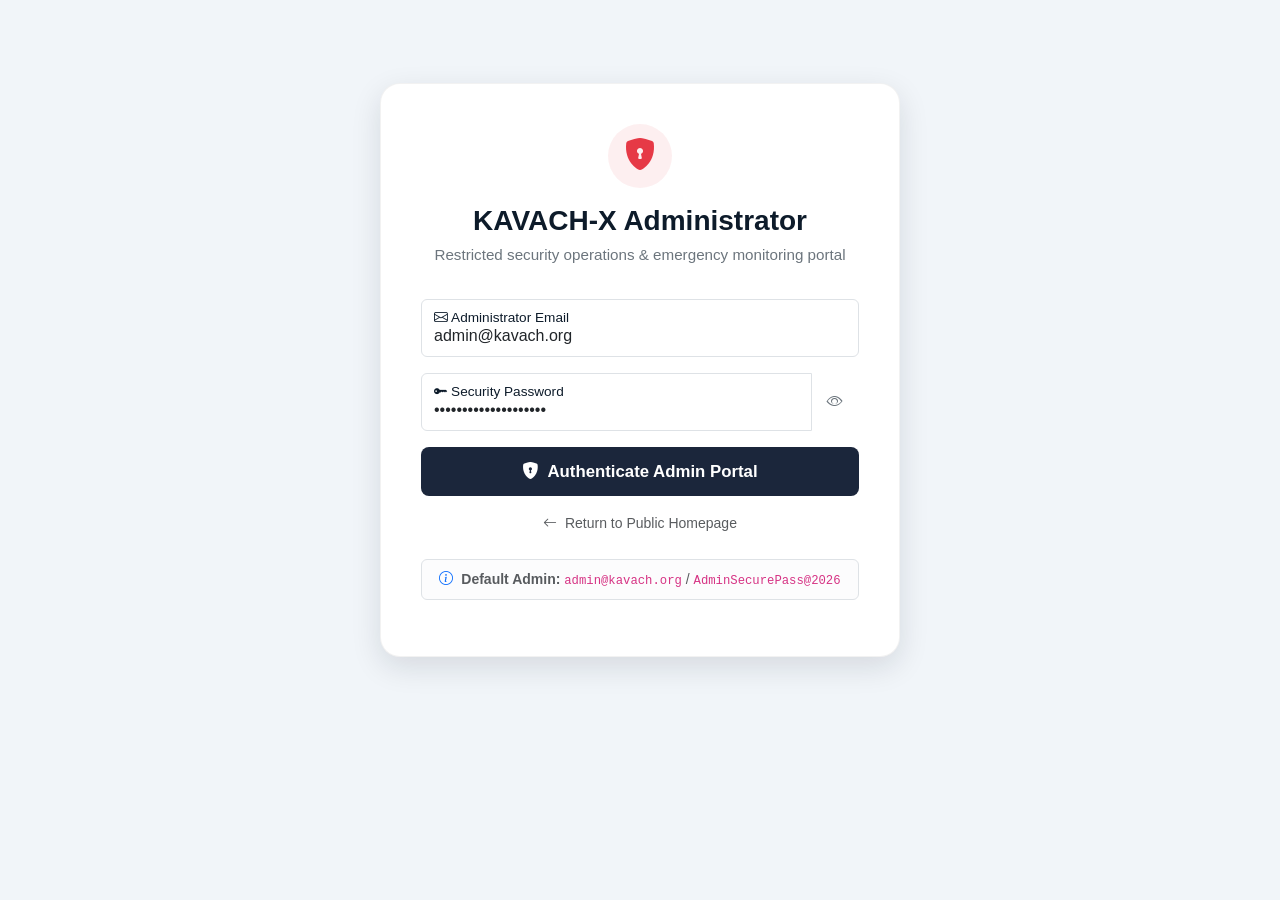
<file: admin.html>
<!DOCTYPE html>
<html lang="en">
<head>
  <meta charset="UTF-8">
  <meta name="viewport" content="width=device-width, initial-scale=1.0">
  <title>Admin Portal | KAVACH-X Emergency Response</title>

  <link href="https://cdn.jsdelivr.net/npm/bootstrap@5.3.3/dist/css/bootstrap.min.css" rel="stylesheet">
  <link href="https://cdn.jsdelivr.net/npm/bootstrap-icons@1.11.3/font/bootstrap-icons.min.css" rel="stylesheet">

  <link rel="stylesheet" href="css/styles.css">
  <link rel="stylesheet" href="css/auth.css">
  <link rel="stylesheet" href="css/admin.css">
</head>
<body style="background-color: #f1f5f9;">

  <!-- View 1: Admin Authentication Gate (Displayed when not signed in as admin) -->
  <div id="admin-login-view" class="auth-container">
    <div class="auth-card">
      <div class="auth-header">
        <div class="auth-icon-wrap admin-lock">
          <i class="bi bi-shield-lock-fill"></i>
        </div>
        <h3 class="auth-title">KAVACH-X Administrator</h3>
        <p class="auth-subtitle">Restricted security operations & emergency monitoring portal</p>
      </div>

      <form id="admin-login-form">
        <div class="form-floating mb-3">
          <input type="email" class="form-control" id="admin-email" placeholder="admin@kavach.org" value="admin@kavach.org" required>
          <label for="admin-email"><i class="bi bi-envelope me-1"></i>Administrator Email</label>
        </div>

        <div class="input-group mb-3">
          <div class="form-floating flex-grow-1">
            <input type="password" class="form-control" id="admin-password" placeholder="Password" value="AdminSecurePass@2026" required>
            <label for="admin-password"><i class="bi bi-key-fill me-1"></i>Security Password</label>
          </div>
          <button class="btn btn-outline-secondary password-toggle-btn px-3" type="button" data-target="admin-password">
            <i class="bi bi-eye"></i>
          </button>
        </div>

        <button type="submit" class="btn btn-navy w-100 btn-auth-submit mb-3">
          <i class="bi bi-shield-lock-fill me-2"></i>Authenticate Admin Portal
        </button>

        <div class="text-center small text-muted">
          <a href="index.html" class="text-decoration-none text-muted">
            <i class="bi bi-arrow-left me-1"></i> Return to Public Homepage
          </a>
        </div>

        <div class="alert alert-light border mt-4 p-2 small text-muted text-center">
          <i class="bi bi-info-circle me-1 text-primary"></i>
          <strong>Default Admin:</strong> <code>admin@kavach.org</code> / <code>AdminSecurePass@2026</code>
        </div>
      </form>
    </div>
  </div>

  <!-- View 2: Administrator Dashboard (Displayed when authenticated as admin) -->
  <div id="admin-dashboard-view" class="d-none">
    <!-- Admin Top Navbar -->
    <nav class="navbar navbar-dark bg-dark py-2 px-3 border-bottom border-secondary">
      <div class="container-fluid d-flex justify-content-between align-items-center">
        <div class="d-flex align-items-center gap-3">
          <a class="navbar-brand fw-bold mb-0 text-white" href="admin.html">
            <i class="bi bi-shield-shaded text-danger me-2"></i>KAVACH-X <span class="badge bg-danger ms-1">ADMIN HQ</span>
          </a>
          <span class="demo-session-badge" id="admin-demo-badge">Demo Mode Active</span>
        </div>
        <div class="d-flex align-items-center gap-2">
          <button class="btn btn-sm btn-outline-warning" id="btn-seed-demo-data">
            <i class="bi bi-database-fill-gear me-1"></i>Seed Demo Incidents
          </button>
          <button class="btn btn-sm btn-outline-light" id="btn-admin-refresh">
            <i class="bi bi-arrow-clockwise me-1"></i>Refresh
          </button>
          <a href="index.html" class="btn btn-sm btn-outline-secondary">
            <i class="bi bi-box-arrow-up-right me-1"></i>View Site
          </a>
          <button class="btn btn-sm btn-danger ms-2" id="admin-logout-btn">
            <i class="bi bi-box-arrow-right me-1"></i>Sign Out
          </button>
        </div>
      </div>
    </nav>

    <!-- Admin Main Content & Sidebar Layout -->
    <div class="admin-wrapper">
      <!-- Sidebar -->
      <aside class="admin-sidebar">
        <div>
          <div class="small fw-bold text-uppercase text-secondary px-3 mb-2 letter-spacing-1">Control Operations</div>
          <nav class="nav flex-column">
            <a href="#" class="admin-nav-item active" data-tab="overview">
              <i class="bi bi-speedometer2"></i> Dashboard Overview
            </a>
            <a href="#" class="admin-nav-item" data-tab="sos">
              <i class="bi bi-broadcast text-danger"></i> Emergency Incidents (SOS)
            </a>
            <a href="#" class="admin-nav-item" data-tab="users">
              <i class="bi bi-people"></i> Registered Users
            </a>
            <a href="#" class="admin-nav-item" data-tab="volunteers">
              <i class="bi bi-shield-heart text-success"></i> Volunteer Vetting
            </a>
            <a href="#" class="admin-nav-item" data-tab="recordings">
              <i class="bi bi-soundwave text-info"></i> Audio Evidence Vault
            </a>
          </nav>
        </div>

        <div class="p-3 bg-black bg-opacity-25 rounded-3 text-center small text-secondary">
          <i class="bi bi-lock-fill text-success me-1"></i> Role-Based Access Control Enforced
        </div>
      </aside>

      <!-- Main Admin Tab Views -->
      <main class="admin-content">
        <!-- Tab 1: Overview -->
        <div id="tab-pane-overview" class="admin-tab-pane">
          <div class="d-flex justify-content-between align-items-center mb-4">
            <div>
              <h3 class="fw-bold text-dark mb-1">Operational Security Overview</h3>
              <p class="text-muted small mb-0">High-level real-time emergency telemetry and user safety statistics.</p>
            </div>
          </div>

          <!-- Stat Cards Grid -->
          <div class="row g-3 mb-4">
            <div class="col-md-4 col-sm-6">
              <div class="admin-stat-card">
                <div>
                  <div class="stat-number" id="stat-total-users">0</div>
                  <div class="stat-label">Registered Users</div>
                </div>
                <div class="stat-icon bg-primary bg-opacity-10 text-primary">
                  <i class="bi bi-people-fill"></i>
                </div>
              </div>
            </div>

            <div class="col-md-4 col-sm-6">
              <div class="admin-stat-card">
                <div>
                  <div class="stat-number text-danger" id="stat-total-sos">0</div>
                  <div class="stat-label">Total SOS Attempts</div>
                </div>
                <div class="stat-icon bg-danger bg-opacity-10 text-danger">
                  <i class="bi bi-broadcast"></i>
                </div>
              </div>
            </div>

            <div class="col-md-4 col-sm-6">
              <div class="admin-stat-card">
                <div>
                  <div class="stat-number text-warning" id="stat-active-sos">0</div>
                  <div class="stat-label">Active Emergency Alerts</div>
                </div>
                <div class="stat-icon bg-warning bg-opacity-10 text-warning">
                  <i class="bi bi-exclamation-triangle-fill"></i>
                </div>
              </div>
            </div>

            <div class="col-md-4 col-sm-6">
              <div class="admin-stat-card">
                <div>
                  <div class="stat-number text-info" id="stat-total-recordings">0</div>
                  <div class="stat-label">Audio Evidence Clips</div>
                </div>
                <div class="stat-icon bg-info bg-opacity-10 text-info">
                  <i class="bi bi-mic-fill"></i>
                </div>
              </div>
            </div>

            <div class="col-md-4 col-sm-6">
              <div class="admin-stat-card">
                <div>
                  <div class="stat-number text-success" id="stat-total-volunteers">0</div>
                  <div class="stat-label">Community Volunteers</div>
                </div>
                <div class="stat-icon bg-success bg-opacity-10 text-success">
                  <i class="bi bi-shield-heart-fill"></i>
                </div>
              </div>
            </div>

            <div class="col-md-4 col-sm-6">
              <div class="admin-stat-card">
                <div>
                  <div class="stat-number text-secondary" id="stat-pending-volunteers">0</div>
                  <div class="stat-label">Pending Volunteer Reviews</div>
                </div>
                <div class="stat-icon bg-secondary bg-opacity-10 text-secondary">
                  <i class="bi bi-hourglass-split"></i>
                </div>
              </div>
            </div>
          </div>
        </div>

        <!-- Tab 2: SOS Emergency Incidents -->
        <div id="tab-pane-sos" class="admin-tab-pane d-none">
          <div class="d-flex justify-content-between align-items-center mb-3">
            <div>
              <h4 class="fw-bold text-dark mb-1">Emergency SOS Incidents</h4>
              <p class="text-muted small mb-0">Current local session distress events with live GPS coordinates.</p>
            </div>
          </div>

          <div class="card border-0 shadow-sm">
            <div class="table-responsive">
              <table class="table table-hover align-middle mb-0">
                <thead class="table-dark small text-uppercase">
                  <tr>
                    <th>ID</th>
                    <th>User / Origin</th>
                    <th>Location / GPS</th>
                    <th>Status</th>
                    <th>Type</th>
                    <th>Timestamp</th>
                    <th>Action</th>
                  </tr>
                </thead>
                <tbody id="admin-sos-table-body">
                  <!-- Populated by admin.js -->
                </tbody>
              </table>
            </div>
          </div>
        </div>

        <!-- Tab 3: Registered Users Directory -->
        <div id="tab-pane-users" class="admin-tab-pane d-none">
          <div class="d-flex justify-content-between align-items-center mb-3">
            <div>
              <h4 class="fw-bold text-dark mb-1">Registered Users Directory</h4>
              <p class="text-muted small mb-0">Auditing registered citizens, verified safety contacts and emergency metrics.</p>
            </div>
          </div>

          <div class="card border-0 shadow-sm">
            <div class="table-responsive">
              <table class="table table-hover align-middle mb-0">
                <thead class="table-dark small text-uppercase">
                  <tr>
                    <th>User ID</th>
                    <th>Full Name</th>
                    <th>Email</th>
                    <th>Phone</th>
                    <th>Contacts</th>
                    <th>SOS History</th>
                    <th>Joined</th>
                  </tr>
                </thead>
                <tbody id="admin-users-table-body">
                  <!-- Populated by admin.js -->
                </tbody>
              </table>
            </div>
          </div>
        </div>

        <!-- Tab 4: Volunteers Vetting -->
        <div id="tab-pane-volunteers" class="admin-tab-pane d-none">
          <div class="d-flex justify-content-between align-items-center mb-3">
            <div>
              <h4 class="fw-bold text-dark mb-1">Safety Volunteer Applications</h4>
              <p class="text-muted small mb-0">Vetting community volunteers before making them public on user dashboards.</p>
            </div>
          </div>

          <div class="card border-0 shadow-sm">
            <div class="table-responsive">
              <table class="table table-hover align-middle mb-0">
                <thead class="table-dark small text-uppercase">
                  <tr>
                    <th>ID</th>
                    <th>Volunteer Name</th>
                    <th>Phone</th>
                    <th>Assigned Area</th>
                    <th>Approval Status</th>
                    <th>Availability</th>
                    <th>Review Action</th>
                  </tr>
                </thead>
                <tbody id="admin-volunteers-table-body">
                  <!-- Populated by admin.js -->
                </tbody>
              </table>
            </div>
          </div>
        </div>

        <!-- Tab 5: Audio Evidence Repository -->
        <div id="tab-pane-recordings" class="admin-tab-pane d-none">
          <div class="d-flex justify-content-between align-items-center mb-3">
            <div>
              <h4 class="fw-bold text-dark mb-1">Audio Evidence Repository</h4>
              <p class="text-muted small mb-0">Authorized review and playback of emergency audio recordings.</p>
            </div>
          </div>

          <div class="card border-0 shadow-sm">
            <div class="table-responsive">
              <table class="table table-hover align-middle mb-0">
                <thead class="table-dark small text-uppercase">
                  <tr>
                    <th>ID</th>
                    <th>File Name</th>
                    <th>Duration</th>
                    <th>File Size</th>
                    <th>Recorded At</th>
                    <th>Playback Audio</th>
                  </tr>
                </thead>
                <tbody id="admin-recordings-table-body">
                  <!-- Populated by admin.js -->
                </tbody>
              </table>
            </div>
          </div>
        </div>
      </main>
    </div>
  </div>

  <script src="https://cdn.jsdelivr.net/npm/bootstrap@5.3.3/dist/js/bootstrap.bundle.min.js"></script>
  <script src="js/app.js"></script>
  <script src="js/admin.js"></script>
  <script>
    document.addEventListener("DOMContentLoaded", () => {
      if (KavachApp.isAuthenticated() && KavachApp.isAdmin()) {
        document.getElementById("admin-login-view")?.classList.add("d-none");
        document.getElementById("admin-dashboard-view")?.classList.remove("d-none");
      }
    });
  </script>
</body>
</html>
</file>
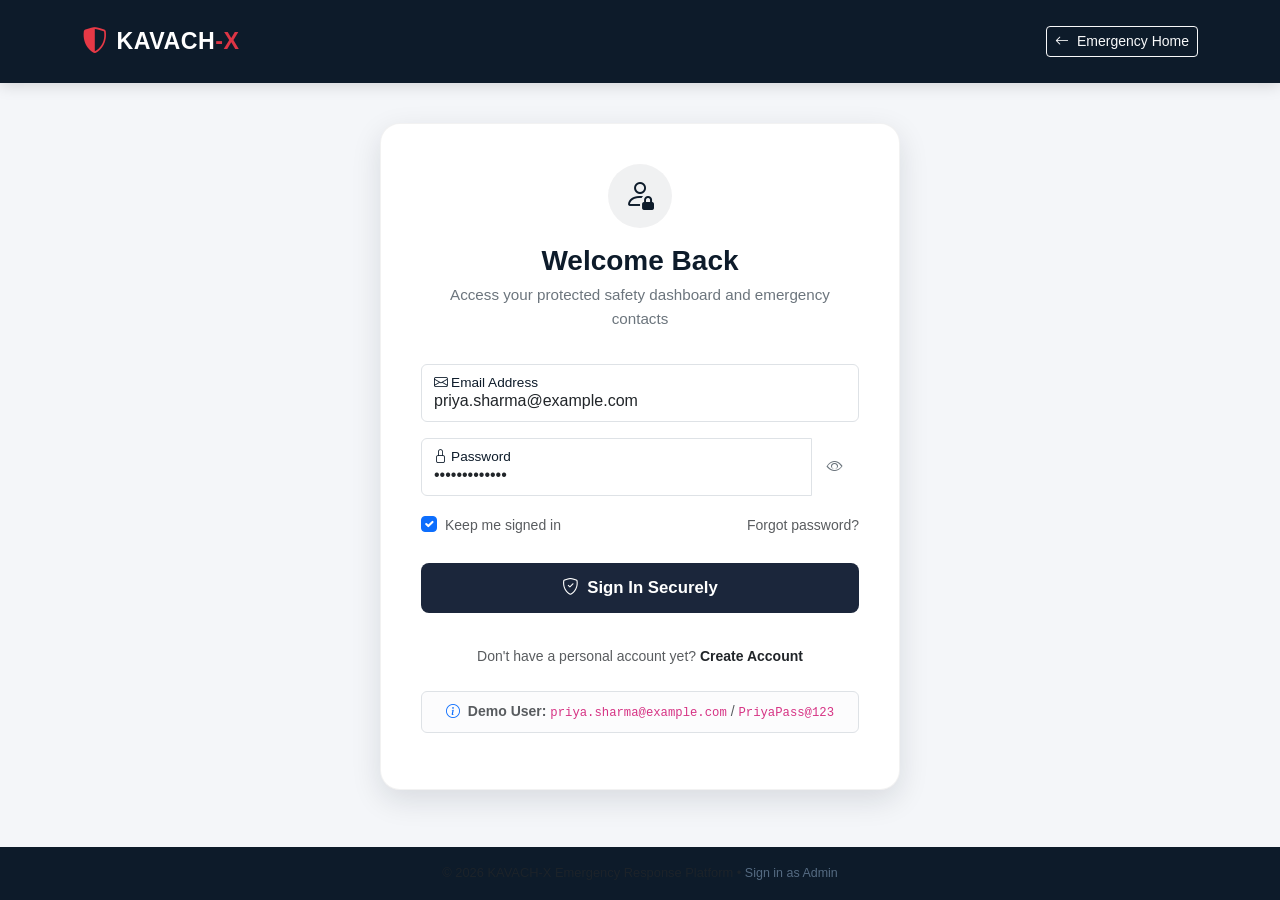
<file: login.html>
<!DOCTYPE html>
<html lang="en">
<head>
  <meta charset="UTF-8">
  <meta name="viewport" content="width=device-width, initial-scale=1.0">
  <title>Sign In | KAVACH-X Personal Safety</title>
  
  <link href="https://cdn.jsdelivr.net/npm/bootstrap@5.3.3/dist/css/bootstrap.min.css" rel="stylesheet">
  <link href="https://cdn.jsdelivr.net/npm/bootstrap-icons@1.11.3/font/bootstrap-icons.min.css" rel="stylesheet">

  <link rel="stylesheet" href="css/styles.css">
  <link rel="stylesheet" href="css/auth.css">
</head>
<body>

  <!-- Minimal Brand Navigation -->
  <nav class="navbar navbar-kavach py-3">
    <div class="container justify-content-between">
      <a class="navbar-brand" href="index.html">
        <i class="bi bi-shield-shaded brand-shield"></i>
        <span>KAVACH<span class="text-danger">-X</span></span>
      </a>
      <a href="index.html" class="btn btn-sm btn-outline-light">
        <i class="bi bi-arrow-left me-1"></i> Emergency Home
      </a>
    </div>
  </nav>

  <!-- Login Card Container -->
  <main class="auth-container">
    <div class="auth-card">
      <div class="auth-header">
        <div class="auth-icon-wrap">
          <i class="bi bi-person-lock"></i>
        </div>
        <h3 class="auth-title">Welcome Back</h3>
        <p class="auth-subtitle">Access your protected safety dashboard and emergency contacts</p>
      </div>

      <form id="login-form">
        <div class="form-floating mb-3">
          <input type="email" class="form-control" id="login-email" placeholder="name@example.com" value="priya.sharma@example.com" required>
          <label for="login-email"><i class="bi bi-envelope me-1"></i>Email Address</label>
        </div>

        <div class="input-group mb-3">
          <div class="form-floating flex-grow-1">
            <input type="password" class="form-control" id="login-password" placeholder="Password" value="PriyaPass@123" required>
            <label for="login-password"><i class="bi bi-lock me-1"></i>Password</label>
          </div>
          <button class="btn btn-outline-secondary password-toggle-btn px-3" type="button" data-target="login-password">
            <i class="bi bi-eye"></i>
          </button>
        </div>

        <div class="d-flex justify-content-between align-items-center mb-4">
          <div class="form-check">
            <input class="form-check-input" type="checkbox" id="remember-me" checked>
            <label class="form-check-label small text-muted" for="remember-me">Keep me signed in</label>
          </div>
          <a href="#" class="small text-decoration-none text-muted" onclick="KavachApp.showToast('Please contact administrator to reset password.', 'info')">Forgot password?</a>
        </div>

        <button type="submit" class="btn btn-navy w-100 btn-auth-submit mb-3">
          <i class="bi bi-shield-check me-2"></i>Sign In Securely
        </button>

        <div class="text-center small text-muted mt-3">
          Don't have a personal account yet? 
          <a href="register.html" class="fw-bold text-dark text-decoration-none">Create Account</a>
        </div>

        <!-- Quick Demo Credentials Callout -->
        <div class="alert alert-light border mt-4 p-2 small text-muted text-center">
          <i class="bi bi-info-circle me-1 text-primary"></i>
          <strong>Demo User:</strong> <code>priya.sharma@example.com</code> / <code>PriyaPass@123</code>
        </div>
      </form>
    </div>
  </main>

  <footer class="kavach-footer py-3 mt-auto">
    <div class="container text-center small text-muted">
      &copy; 2026 KAVACH-X Emergency Response Platform &bull; <a href="admin.html" class="admin-stealth-link">Sign in as Admin</a>
    </div>
  </footer>

  <script src="https://cdn.jsdelivr.net/npm/bootstrap@5.3.3/dist/js/bootstrap.bundle.min.js"></script>
  <script src="js/app.js"></script>
  <script src="js/auth.js"></script>
</body>
</html>
</file>
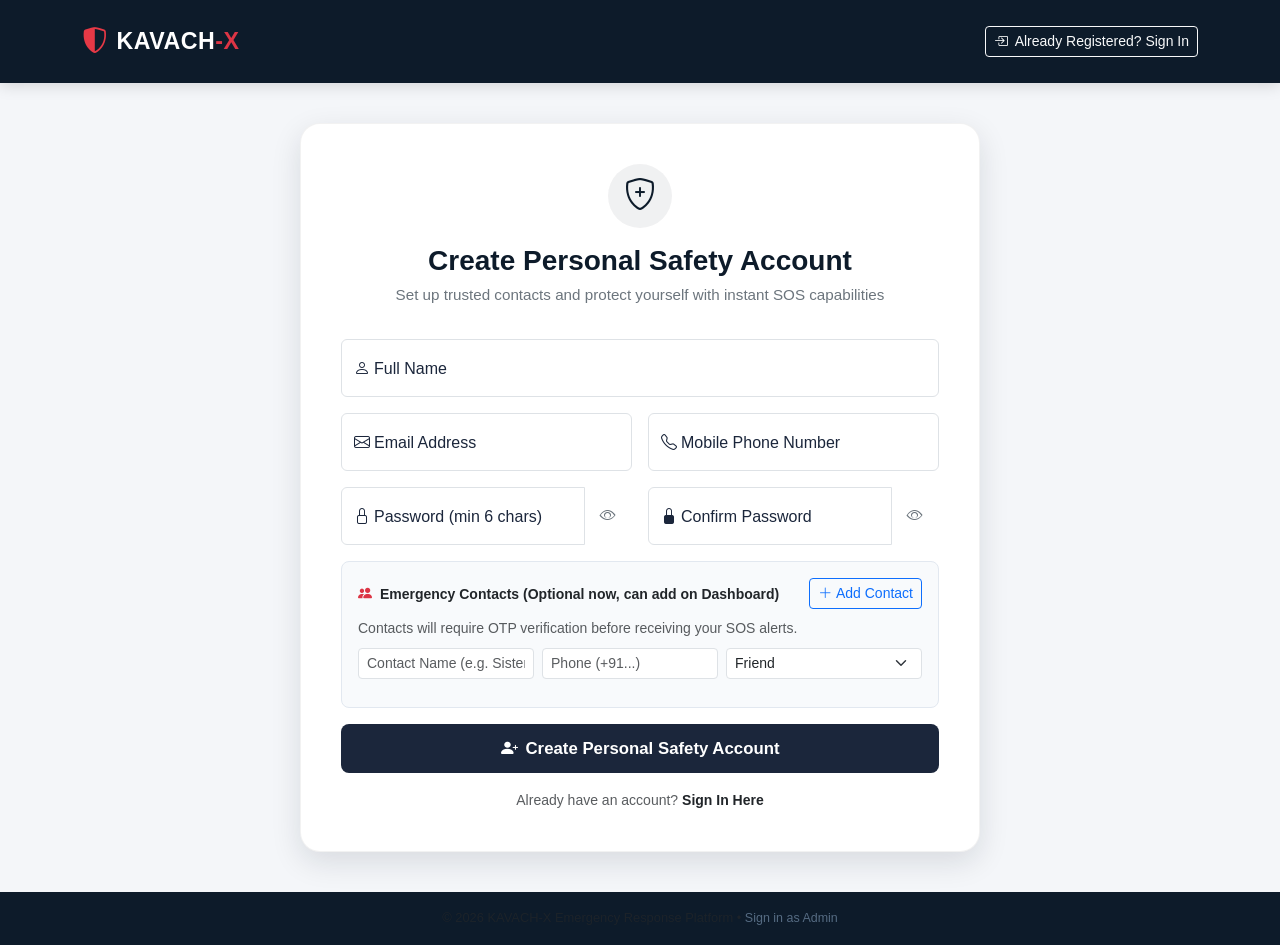
<file: register.html>
<!DOCTYPE html>
<html lang="en">
<head>
  <meta charset="UTF-8">
  <meta name="viewport" content="width=device-width, initial-scale=1.0">
  <title>Register | KAVACH-X Personal Safety</title>
  
  <link href="https://cdn.jsdelivr.net/npm/bootstrap@5.3.3/dist/css/bootstrap.min.css" rel="stylesheet">
  <link href="https://cdn.jsdelivr.net/npm/bootstrap-icons@1.11.3/font/bootstrap-icons.min.css" rel="stylesheet">

  <link rel="stylesheet" href="css/styles.css">
  <link rel="stylesheet" href="css/auth.css">
</head>
<body>

  <!-- Minimal Brand Navigation -->
  <nav class="navbar navbar-kavach py-3">
    <div class="container justify-content-between">
      <a class="navbar-brand" href="index.html">
        <i class="bi bi-shield-shaded brand-shield"></i>
        <span>KAVACH<span class="text-danger">-X</span></span>
      </a>
      <a href="login.html" class="btn btn-sm btn-outline-light">
        <i class="bi bi-box-arrow-in-right me-1"></i> Already Registered? Sign In
      </a>
    </div>
  </nav>

  <main class="auth-container">
    <div class="auth-card auth-card-wide">
      <div class="auth-header">
        <div class="auth-icon-wrap">
          <i class="bi bi-shield-plus"></i>
        </div>
        <h3 class="auth-title">Create Personal Safety Account</h3>
        <p class="auth-subtitle">Set up trusted contacts and protect yourself with instant SOS capabilities</p>
      </div>

      <form id="register-form">
        <div class="row g-3 mb-3">
          <div class="col-md-12">
            <div class="form-floating">
              <input type="text" class="form-control" id="reg-name" placeholder="Full Name" required minlength="2">
              <label for="reg-name"><i class="bi bi-person me-1"></i>Full Name</label>
            </div>
          </div>
          <div class="col-md-6">
            <div class="form-floating">
              <input type="email" class="form-control" id="reg-email" placeholder="name@example.com" required>
              <label for="reg-email"><i class="bi bi-envelope me-1"></i>Email Address</label>
            </div>
          </div>
          <div class="col-md-6">
            <div class="form-floating">
              <input type="tel" class="form-control" id="reg-phone" placeholder="+919876543210" required minlength="8">
              <label for="reg-phone"><i class="bi bi-telephone me-1"></i>Mobile Phone Number</label>
            </div>
          </div>
          <div class="col-md-6">
            <div class="input-group">
              <div class="form-floating flex-grow-1">
                <input type="password" class="form-control" id="reg-password" placeholder="Password" required minlength="6">
                <label for="reg-password"><i class="bi bi-lock me-1"></i>Password (min 6 chars)</label>
              </div>
              <button class="btn btn-outline-secondary password-toggle-btn px-3" type="button" data-target="reg-password">
                <i class="bi bi-eye"></i>
              </button>
            </div>
          </div>
          <div class="col-md-6">
            <div class="input-group">
              <div class="form-floating flex-grow-1">
                <input type="password" class="form-control" id="reg-confirm-password" placeholder="Confirm Password" required minlength="6">
                <label for="reg-confirm-password"><i class="bi bi-lock-fill me-1"></i>Confirm Password</label>
              </div>
              <button class="btn btn-outline-secondary password-toggle-btn px-3" type="button" data-target="reg-confirm-password">
                <i class="bi bi-eye"></i>
              </button>
            </div>
          </div>
        </div>

        <!-- Initial Emergency Contacts Section (Section 4 Requirement) -->
        <div class="contacts-repeater mb-3">
          <div class="d-flex justify-content-between align-items-center mb-2">
            <label class="form-label small fw-bold text-dark mb-0">
              <i class="bi bi-people-fill text-danger me-1"></i> Emergency Contacts (Optional now, can add on Dashboard)
            </label>
            <button type="button" class="btn btn-outline-primary btn-sm" id="btn-add-contact-row">
              <i class="bi bi-plus-lg me-1"></i>Add Contact
            </button>
          </div>
          <div class="small text-muted mb-2">Contacts will require OTP verification before receiving your SOS alerts.</div>
          <div id="register-contacts-container">
            <!-- Initial row -->
            <div class="contact-row-item">
              <input type="text" class="form-control form-control-sm reg-contact-name" placeholder="Contact Name (e.g. Sister)">
              <input type="tel" class="form-control form-control-sm reg-contact-phone" placeholder="Phone (+91...)">
              <select class="form-select form-select-sm reg-contact-rel">
                <option value="Parent">Parent</option>
                <option value="Sibling">Sibling</option>
                <option value="Friend" selected>Friend</option>
                <option value="Spouse">Spouse</option>
                <option value="Other">Other</option>
              </select>
            </div>
          </div>
        </div>

        <button type="submit" class="btn btn-navy w-100 btn-auth-submit mb-3">
          <i class="bi bi-person-plus-fill me-2"></i>Create Personal Safety Account
        </button>

        <div class="text-center small text-muted">
          Already have an account? 
          <a href="login.html" class="fw-bold text-dark text-decoration-none">Sign In Here</a>
        </div>
      </form>
    </div>
  </main>

  <footer class="kavach-footer py-3 mt-auto">
    <div class="container text-center small text-muted">
      &copy; 2026 KAVACH-X Emergency Response Platform &bull; <a href="admin.html" class="admin-stealth-link">Sign in as Admin</a>
    </div>
  </footer>

  <script src="https://cdn.jsdelivr.net/npm/bootstrap@5.3.3/dist/js/bootstrap.bundle.min.js"></script>
  <script src="js/app.js"></script>
  <script src="js/auth.js"></script>
</body>
</html>
</file>
<file: css/styles.css>
/* ==============================================================================
   KAVACH-X V2 DESIGN SYSTEM & CORE STYLES
   ============================================================================== */

:root {
  --primary-navy: #0d1b2a;
  --secondary-navy: #1b263b;
  --accent-blue: #415a77;
  --light-blue: #778da9;
  --off-white: #f8f9fa;
  --surface-white: #ffffff;
  --text-dark: #1b263b;
  --text-muted: #6c757d;
  
  /* Emergency Red strictly for urgent safety actions */
  --emergency-red: #e63946;
  --emergency-dark-red: #d90429;
  --emergency-glow: rgba(230, 57, 70, 0.45);
  
  /* Status Colors */
  --safety-green: #2a9d8f;
  --warning-amber: #f4a261;
  --danger-crimson: #e76f51;

  --border-radius-sm: 8px;
  --border-radius-md: 12px;
  --border-radius-lg: 20px;
  --shadow-subtle: 0 4px 15px rgba(13, 27, 42, 0.06);
  --shadow-elevated: 0 10px 30px rgba(13, 27, 42, 0.12);
  --shadow-emergency: 0 0 35px rgba(230, 57, 70, 0.6);
  
  --transition-smooth: all 0.25s cubic-bezier(0.16, 1, 0.3, 1);
}

body {
  font-family: -apple-system, BlinkMacSystemFont, "Segoe UI", Roboto, "Helvetica Neue", Arial, sans-serif;
  background-color: #f4f6f9;
  color: var(--text-dark);
  line-height: 1.6;
  min-height: 100vh;
  display: flex;
  flex-direction: column;
}

/* Navbar */
.navbar-kavach {
  background-color: var(--primary-navy);
  box-shadow: 0 2px 15px rgba(0, 0, 0, 0.15);
  padding: 0.85rem 0;
}

.navbar-kavach .navbar-brand {
  color: var(--surface-white);
  font-weight: 800;
  font-size: 1.45rem;
  letter-spacing: 0.5px;
  display: flex;
  align-items: center;
  gap: 0.5rem;
}

.brand-shield {
  color: var(--emergency-red);
  font-size: 1.6rem;
}

.navbar-kavach .nav-link {
  color: rgba(255, 255, 255, 0.85);
  font-weight: 500;
  padding: 0.5rem 0.9rem;
  border-radius: var(--border-radius-sm);
  transition: var(--transition-smooth);
}

.navbar-kavach .nav-link:hover,
.navbar-kavach .nav-link.active {
  color: var(--surface-white);
  background-color: rgba(255, 255, 255, 0.1);
}

/* Emergency Badges & Buttons */
.btn-emergency {
  background: linear-gradient(135deg, var(--emergency-red), var(--emergency-dark-red));
  color: #fff !important;
  font-weight: 700;
  border: none;
  box-shadow: 0 4px 15px var(--emergency-glow);
  transition: var(--transition-smooth);
}

.btn-emergency:hover,
.btn-emergency:focus {
  background: linear-gradient(135deg, var(--emergency-dark-red), #9b001a);
  box-shadow: 0 6px 22px rgba(230, 57, 70, 0.7);
  transform: translateY(-2px);
}

.btn-navy {
  background-color: var(--secondary-navy);
  color: #fff !important;
  font-weight: 600;
  border: none;
  transition: var(--transition-smooth);
}

.btn-navy:hover {
  background-color: var(--primary-navy);
  transform: translateY(-1px);
}

/* Master SOS Button */
.sos-master-wrap {
  position: relative;
  display: flex;
  justify-content: center;
  align-items: center;
  margin: 1.5rem 0;
}

.btn-master-sos {
  width: 170px;
  height: 170px;
  border-radius: 50%;
  background: radial-gradient(circle at 35% 35%, #ff4d5a, #c7001e);
  color: #fff;
  border: 6px solid #fff;
  font-size: 2.1rem;
  font-weight: 900;
  letter-spacing: 2px;
  display: flex;
  flex-direction: column;
  justify-content: center;
  align-items: center;
  cursor: pointer;
  box-shadow: var(--shadow-emergency);
  position: relative;
  z-index: 2;
  transition: transform 0.2s cubic-bezier(0.175, 0.885, 0.32, 1.275);
}

.btn-master-sos .sos-subtitle {
  font-size: 0.72rem;
  letter-spacing: 1px;
  text-transform: uppercase;
  margin-top: 2px;
  opacity: 0.9;
  font-weight: 600;
}

.btn-master-sos:hover {
  transform: scale(1.05);
}

.btn-master-sos:active {
  transform: scale(0.96);
}

/* Pulsing radar waves around SOS button */
.sos-radar-wave {
  position: absolute;
  width: 170px;
  height: 170px;
  border-radius: 50%;
  border: 3px solid var(--emergency-red);
  opacity: 0;
  pointer-events: none;
  animation: radarPulse 2.4s infinite cubic-bezier(0.215, 0.61, 0.355, 1);
  z-index: 1;
}

.sos-radar-wave:nth-child(2) {
  animation-delay: 0.8s;
}

.sos-radar-wave:nth-child(3) {
  animation-delay: 1.6s;
}

@keyframes radarPulse {
  0% {
    transform: scale(1);
    opacity: 0.85;
  }
  100% {
    transform: scale(2.2);
    opacity: 0;
  }
}

/* Feature Cards */
.feature-card {
  background: var(--surface-white);
  border-radius: var(--border-radius-md);
  border: 1px solid rgba(0, 0, 0, 0.06);
  padding: 1.75rem;
  box-shadow: var(--shadow-subtle);
  transition: var(--transition-smooth);
  height: 100%;
}

.feature-card:hover {
  transform: translateY(-4px);
  box-shadow: var(--shadow-elevated);
}

.feature-icon-badge {
  width: 54px;
  height: 54px;
  border-radius: 12px;
  display: flex;
  align-items: center;
  justify-content: center;
  font-size: 1.6rem;
  margin-bottom: 1rem;
}

.feature-icon-badge.icon-red {
  background: rgba(230, 57, 70, 0.1);
  color: var(--emergency-red);
}

.feature-icon-badge.icon-blue {
  background: rgba(27, 38, 59, 0.08);
  color: var(--secondary-navy);
}

.feature-icon-badge.icon-green {
  background: rgba(42, 157, 143, 0.1);
  color: var(--safety-green);
}

.feature-icon-badge.icon-amber {
  background: rgba(244, 162, 97, 0.15);
  color: #d97706;
}

/* Black Emergency Screen Mode Overlay */
#emergency-black-screen {
  position: fixed;
  inset: 0;
  background-color: #000000;
  color: #ffffff;
  z-index: 99999;
  display: none;
  flex-direction: column;
  justify-content: space-between;
  align-items: center;
  padding: 2.5rem 1.5rem;
  overflow: hidden;
  user-select: none;
}

#emergency-black-screen.active {
  display: flex;
}

.black-screen-header {
  text-align: center;
}

.black-screen-title {
  color: #ff3344;
  font-size: 1.8rem;
  font-weight: 800;
  letter-spacing: 1.5px;
  text-transform: uppercase;
}

.black-screen-body {
  text-align: center;
  max-width: 480px;
}

.stealth-status-indicator {
  font-size: 1.05rem;
  color: #a0a0a0;
  margin-top: 1rem;
}

.screen-exit-box {
  width: 100%;
  max-width: 360px;
  text-align: center;
}

.btn-exit-stealth {
  background-color: rgba(255, 255, 255, 0.12);
  color: #ffffff;
  border: 1px solid rgba(255, 255, 255, 0.25);
  border-radius: 30px;
  padding: 0.75rem 1.75rem;
  font-weight: 600;
  transition: var(--transition-smooth);
}

.btn-exit-stealth:hover {
  background-color: rgba(255, 255, 255, 0.25);
  color: #ffffff;
}

/* Toast Notifications */
.kavach-toast-container {
  position: fixed;
  top: 1.5rem;
  right: 1.5rem;
  z-index: 100000;
  display: flex;
  flex-direction: column;
  gap: 0.75rem;
  max-width: 420px;
}

.kavach-toast {
  background: var(--surface-white);
  border-left: 5px solid var(--secondary-navy);
  border-radius: var(--border-radius-sm);
  padding: 1rem 1.25rem;
  box-shadow: var(--shadow-elevated);
  display: flex;
  align-items: flex-start;
  gap: 0.85rem;
  animation: slideInRight 0.3s ease-out;
}

.kavach-toast.toast-error {
  border-left-color: var(--emergency-red);
}

.kavach-toast.toast-success {
  border-left-color: var(--safety-green);
}

@keyframes slideInRight {
  from {
    transform: translateX(100%);
    opacity: 0;
  }
  to {
    transform: translateX(0);
    opacity: 1;
  }
}

/* Footer */
footer.kavach-footer {
  background-color: var(--primary-navy);
  color: #b0c0d0;
  padding: 2.5rem 0 1.5rem;
  margin-top: auto;
  font-size: 0.92rem;
}

footer.kavach-footer a {
  color: #d0e0f0;
  text-decoration: none;
  transition: var(--transition-smooth);
}

footer.kavach-footer a:hover {
  color: #ffffff;
  text-decoration: underline;
}

.admin-stealth-link {
  font-size: 0.78rem;
  color: #556b82 !important;
  text-decoration: none;
  transition: color 0.2s ease;
}

.admin-stealth-link:hover {
  color: #9cb5cf !important;
  text-decoration: underline;
}

/* Responsive adjustments */
@media (max-width: 768px) {
  .btn-master-sos {
    width: 145px;
    height: 145px;
    font-size: 1.8rem;
  }
  .sos-radar-wave {
    width: 145px;
    height: 145px;
  }
}
</file>
<file: css/auth.css>
/* ==============================================================================
   KAVACH-X AUTHENTICATION STYLES (LOGIN & REGISTRATION)
   ============================================================================== */

.auth-container {
  min-height: calc(100vh - 160px);
  display: flex;
  align-items: center;
  justify-content: center;
  padding: 2.5rem 1rem;
}

.auth-card {
  background: var(--surface-white);
  border-radius: var(--border-radius-lg);
  box-shadow: var(--shadow-elevated);
  border: 1px solid rgba(0, 0, 0, 0.05);
  padding: 2.5rem;
  width: 100%;
  max-width: 520px;
}

.auth-card.auth-card-wide {
  max-width: 680px;
}

.auth-header {
  text-align: center;
  margin-bottom: 2rem;
}

.auth-icon-wrap {
  width: 64px;
  height: 64px;
  border-radius: 50%;
  background: rgba(13, 27, 42, 0.06);
  color: var(--primary-navy);
  display: flex;
  align-items: center;
  justify-content: center;
  font-size: 2rem;
  margin: 0 auto 1rem;
}

.auth-icon-wrap.admin-lock {
  background: rgba(230, 57, 70, 0.08);
  color: var(--emergency-red);
}

.auth-title {
  font-weight: 800;
  color: var(--primary-navy);
  margin-bottom: 0.35rem;
}

.auth-subtitle {
  color: var(--text-muted);
  font-size: 0.95rem;
}

.form-floating > .form-control:focus ~ label,
.form-floating > .form-control:not(:placeholder-shown) ~ label {
  color: var(--primary-navy);
}

.form-control:focus {
  border-color: var(--accent-blue);
  box-shadow: 0 0 0 0.25rem rgba(65, 90, 119, 0.18);
}

.btn-auth-submit {
  padding: 0.75rem 1.5rem;
  font-size: 1.05rem;
  font-weight: 700;
  border-radius: var(--border-radius-sm);
}

.password-toggle-btn {
  border: none;
  background: transparent;
  color: var(--text-muted);
  cursor: pointer;
}

.contacts-repeater {
  background: #f8fafc;
  border: 1px solid #e2e8f0;
  border-radius: var(--border-radius-sm);
  padding: 1rem;
  margin-bottom: 1.25rem;
}

.contact-row-item {
  display: flex;
  gap: 0.5rem;
  margin-bottom: 0.75rem;
  align-items: center;
}

.security-badge-pill {
  display: inline-flex;
  align-items: center;
  gap: 0.4rem;
  background: rgba(42, 157, 143, 0.12);
  color: var(--safety-green);
  padding: 0.35rem 0.75rem;
  border-radius: 20px;
  font-size: 0.8rem;
  font-weight: 600;
  margin-top: 1rem;
}
</file>
<file: css/admin.css>
/* ==============================================================================
   KAVACH-X ADMIN PORTAL STYLES
   ============================================================================== */

.admin-wrapper {
  display: flex;
  min-height: calc(100vh - 70px);
}

.admin-sidebar {
  width: 260px;
  background-color: var(--primary-navy);
  color: #c0d0e0;
  padding: 1.5rem 1rem;
  display: flex;
  flex-direction: column;
  justify-content: space-between;
}

.admin-nav-item {
  display: flex;
  align-items: center;
  gap: 0.75rem;
  padding: 0.75rem 1rem;
  color: #b0c0d5;
  text-decoration: none;
  border-radius: var(--border-radius-sm);
  margin-bottom: 0.35rem;
  font-weight: 500;
  transition: var(--transition-smooth);
}

.admin-nav-item:hover,
.admin-nav-item.active {
  background-color: rgba(255, 255, 255, 0.12);
  color: #ffffff;
}

.admin-content {
  flex: 1;
  background-color: #f1f5f9;
  padding: 2rem;
  overflow-y: auto;
}

.admin-stat-card {
  background: var(--surface-white);
  border-radius: var(--border-radius-md);
  padding: 1.5rem;
  border: 1px solid #e2e8f0;
  box-shadow: var(--shadow-subtle);
  display: flex;
  align-items: center;
  justify-content: space-between;
  transition: var(--transition-smooth);
}

.admin-stat-card:hover {
  transform: translateY(-3px);
  box-shadow: var(--shadow-elevated);
}

.stat-number {
  font-size: 2.2rem;
  font-weight: 800;
  color: var(--primary-navy);
  line-height: 1;
  margin-bottom: 0.35rem;
}

.stat-label {
  font-size: 0.85rem;
  color: var(--text-muted);
  font-weight: 600;
  text-transform: uppercase;
  letter-spacing: 0.5px;
}

.stat-icon {
  width: 56px;
  height: 56px;
  border-radius: 12px;
  display: flex;
  align-items: center;
  justify-content: center;
  font-size: 1.8rem;
}

.demo-session-badge {
  background: rgba(244, 162, 97, 0.15);
  color: #b45309;
  border: 1px solid rgba(244, 162, 97, 0.4);
  padding: 0.4rem 0.85rem;
  border-radius: 20px;
  font-size: 0.8rem;
  font-weight: 600;
}

.badge-status-active {
  background-color: rgba(230, 57, 70, 0.15);
  color: var(--emergency-red);
  font-weight: 700;
  border: 1px solid rgba(230, 57, 70, 0.3);
  padding: 0.35rem 0.65rem;
  border-radius: 12px;
}

.badge-status-resolved {
  background-color: rgba(42, 157, 143, 0.15);
  color: var(--safety-green);
  font-weight: 700;
  border: 1px solid rgba(42, 157, 143, 0.3);
  padding: 0.35rem 0.65rem;
  border-radius: 12px;
}

/* Audio Player in admin table */
.admin-audio-player {
  width: 100%;
  max-width: 240px;
  height: 36px;
}
</file>
